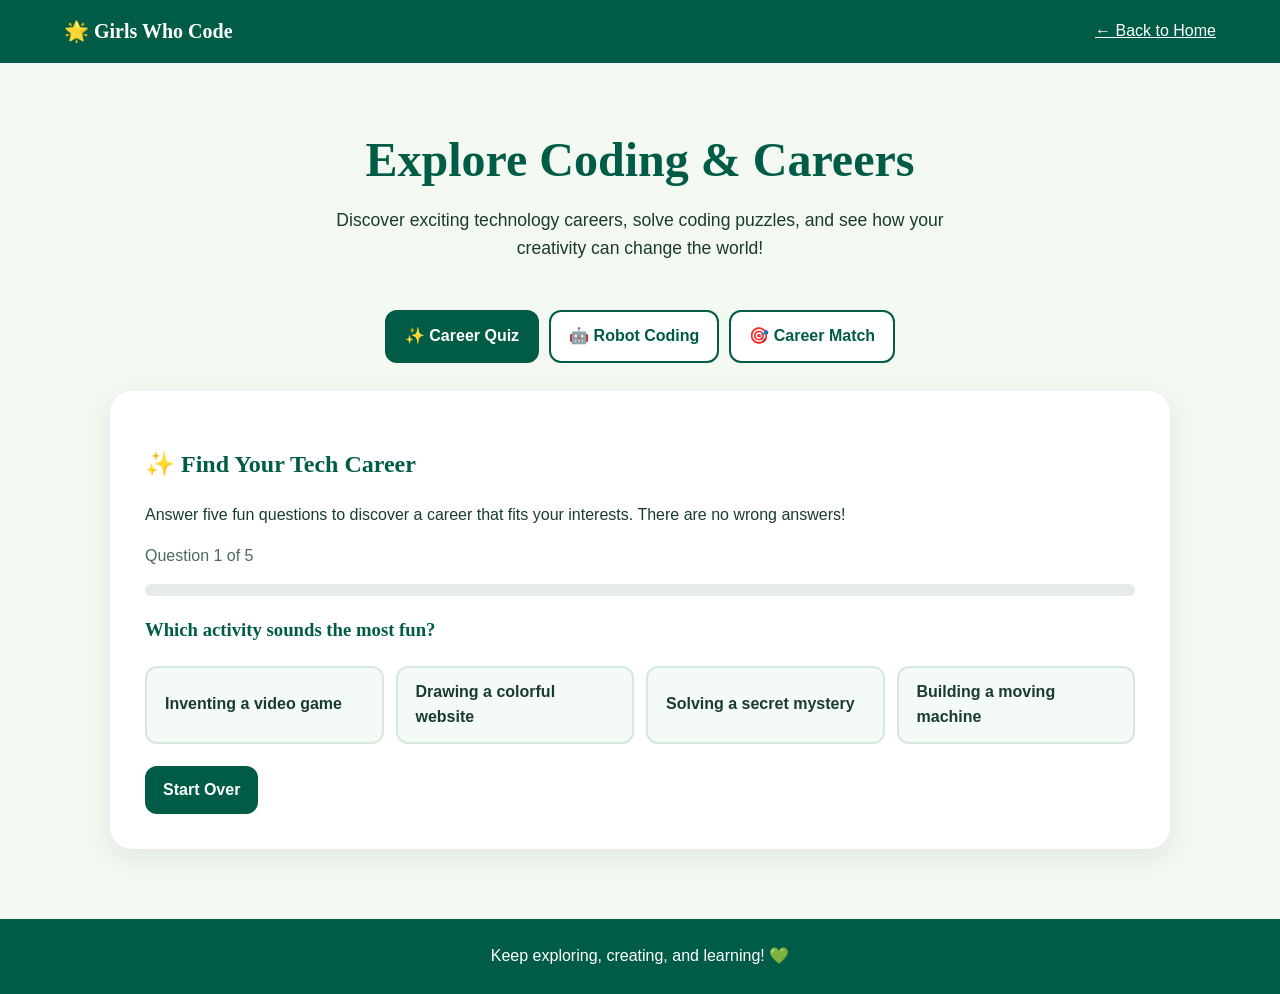
<file: explore-careers.html>
<!DOCTYPE html>
<html lang="en"><head><meta charset="UTF-8"><meta name="viewport" content="width=device-width,initial-scale=1"><title>Explore Coding & Careers | Girls Who Code</title>
<style>
:root{--green:#005c46;--mint:#f3f8f0;--pale:#e1f1e7;--ink:#193b31;--gold:#ffdc79}*{box-sizing:border-box}body{margin:0;background:var(--mint);color:var(--ink);font-family:Arial,Helvetica,sans-serif;line-height:1.55}h1,h2,h3{font-family:Georgia,serif;color:var(--green)}header{background:var(--green);padding:16px 5%;color:white;display:flex;align-items:center;justify-content:space-between;gap:15px;flex-wrap:wrap}header strong{font-family:Georgia,serif;font-size:1.25rem}header a{color:white}main{max-width:1100px;margin:auto;padding:25px 20px 70px}.hero{text-align:center;padding:25px 0 20px}.hero h1{font-size:clamp(2rem,5vw,3rem);margin:10px}.hero p{font-size:1.1rem;max-width:680px;margin:auto}.tabs{display:flex;gap:10px;justify-content:center;flex-wrap:wrap;margin:28px 0}.tabs button{border:2px solid var(--green);background:white;color:var(--green)}button{font:inherit;font-weight:bold;cursor:pointer;border:0;border-radius:12px;padding:12px 18px;background:var(--green);color:white;transition:transform .12s,background .12s}button:hover{transform:translateY(-2px)}button:focus-visible,a:focus-visible{outline:3px solid #e39c00;outline-offset:3px}button:disabled{opacity:.5;cursor:not-allowed;transform:none}.tabs button[aria-selected=true]{background:var(--green);color:white}.panel{display:none;background:white;border-radius:22px;box-shadow:0 8px 25px #103b2c15;padding:clamp(18px,4vw,35px)}.panel.active{display:block}.small{color:#4d6a60}.choices{display:grid;grid-template-columns:repeat(auto-fit,minmax(210px,1fr));gap:12px;margin:22px 0}.choice{background:#f4faf5;border:2px solid #d6e9dd;color:var(--ink);text-align:left}.choice:hover{background:#e4f3e9}.choice.selected{border-color:var(--green);background:#cdebd7}.progress{height:12px;border-radius:30px;background:#e6ede8;overflow:hidden;margin:15px 0}.progress div{height:100%;background:var(--green);transition:width .2s}.result{background:var(--pale);padding:20px;border-radius:15px;margin-top:20px}.hidden{display:none!important}.robot-layout{display:grid;grid-template-columns:1fr 1fr;gap:25px;align-items:start}.board{display:grid;grid-template-columns:repeat(5,1fr);gap:5px;max-width:390px;margin:15px auto}.cell{aspect-ratio:1;display:grid;place-items:center;background:#edf6ee;border-radius:9px;font-size:clamp(1.4rem,4vw,2.1rem);border:1px solid #cde3d1}.cell.wall{background:#b7c9bf}.cell.goal{background:#ffefb4}.commands{display:flex;gap:8px;flex-wrap:wrap;margin:15px 0}.commands button{background:#e5f3e8;color:var(--green);border:2px solid #c0e0cb}.program{min-height:80px;padding:12px;border:2px dashed #91b8a3;border-radius:12px;display:flex;flex-wrap:wrap;gap:8px;align-content:start}.token{display:inline-flex;align-items:center;gap:7px;background:#e0f0e4;padding:6px 8px;border-radius:9px}.token button{padding:2px 7px;font-size:.85rem}.actions{display:flex;flex-wrap:wrap;gap:10px;margin-top:16px}.feedback{min-height:32px;font-weight:bold;margin-top:12px}.match-grid{display:grid;grid-template-columns:1fr 1fr;gap:15px}.match-grid>div{display:grid;gap:10px}.match{min-height:80px;text-align:left;background:#f4faf5;color:var(--ink);border:2px solid #cce5d4}.match.selected{background:#c9e8d3;border-color:var(--green)}.match.correct{background:#d2f2d7;border-color:#278547}.match.wrong{border-color:#d56868}.score{font-weight:bold;font-size:1.1rem}footer{text-align:center;padding:25px;background:var(--green);color:white}@media(max-width:700px){.robot-layout,.match-grid{grid-template-columns:1fr}.panel{padding:18px}.board{max-width:320px}}@media(prefers-reduced-motion:reduce){*{transition:none!important}}
</style></head><body>
<header><strong>🌟 Girls Who Code</strong><a href="index.html">← Back to Home</a></header>
<main><section class="hero"><h1>Explore Coding & Careers</h1><p>Discover exciting technology careers, solve coding puzzles, and see how your creativity can change the world!</p></section>
<nav class="tabs" aria-label="Choose a game"><button type="button" data-tab="quiz" aria-selected="true">✨ Career Quiz</button><button type="button" data-tab="robot" aria-selected="false">🤖 Robot Coding</button><button type="button" data-tab="match" aria-selected="false">🎯 Career Match</button></nav>
<section class="panel active" id="quiz"><h2>✨ Find Your Tech Career</h2><p>Answer five fun questions to discover a career that fits your interests. There are no wrong answers!</p><div id="quiz-play"><p class="small" id="quiz-count"></p><div class="progress"><div id="quiz-progress"></div></div><h3 id="quiz-question"></h3><div class="choices" id="quiz-choices"></div></div><div id="quiz-result" class="result hidden" aria-live="polite"></div><div class="actions"><button id="quiz-restart" type="button">Start Over</button></div></section>
<section class="panel" id="robot"><h2>🤖 Robot Coding Challenge</h2><p>Help the robot reach the star! Add commands in order, then press <strong>Run Code</strong>. The robot starts facing right. Avoid the rocks!</p><div class="robot-layout"><div><div id="board" class="board" aria-label="Five by five robot puzzle board"></div><p class="small">🤖 Robot &nbsp; ⭐ Goal &nbsp; 🪨 Rock</p></div><div><h3>Your commands</h3><p class="small">Forward moves one square. Turn left and right rotate the robot 90 degrees.</p><div class="commands"><button data-command="F" type="button">↑ Forward</button><button data-command="L" type="button">↶ Turn Left</button><button data-command="R" type="button">↷ Turn Right</button></div><div id="program" class="program" aria-label="Your code sequence"></div><div class="actions"><button id="run" type="button">▶ Run Code</button><button id="undo" type="button">Undo</button><button id="clear" type="button">Clear</button><button id="next-level" class="hidden" type="button">Next Level →</button></div><p id="robot-feedback" class="feedback" role="status"></p></div></div></section>
<section class="panel" id="match"><h2>🎯 Career Match</h2><p>Choose a career on the left, then choose the job description that matches it on the right. Match all four to win!</p><p class="score" id="match-score">Matches: 0 / 4</p><div class="match-grid"><div id="career-list"></div><div id="description-list"></div></div><p id="match-feedback" class="feedback" role="status"></p><div class="actions"><button id="match-restart" type="button">Play Again</button></div></section>
</main><footer>Keep exploring, creating, and learning! 💚</footer>
<script>
'use strict';
const $=id=>document.getElementById(id);
document.querySelectorAll('[data-tab]').forEach(b=>b.addEventListener('click',()=>{document.querySelectorAll('[data-tab]').forEach(x=>x.setAttribute('aria-selected',String(x===b)));document.querySelectorAll('.panel').forEach(p=>p.classList.toggle('active',p.id===b.dataset.tab))}));
const careers={game:{name:'Game Developer 🎮',desc:'Game developers bring stories, characters, and worlds to life with code.',try:'Try making a simple character move in Scratch!'},web:{name:'Web Designer 🎨',desc:'Web designers blend art and technology to make websites easy and fun to use.',try:'Sketch your dream homepage and choose its colors!'},security:{name:'Cybersecurity Specialist 🔐',desc:'Cybersecurity specialists solve puzzles and protect people’s information online.',try:'Create a strong pretend password and explain what makes it strong!'},robot:{name:'Robotics Engineer 🤖',desc:'Robotics engineers design, build, and program robots to solve real problems.',try:'Write step-by-step instructions for a robot to tidy a room!'}};
const questions=[{q:'Which activity sounds the most fun?',a:[['Inventing a video game','game'],['Drawing a colorful website','web'],['Solving a secret mystery','security'],['Building a moving machine','robot']]},{q:'What would you rather create?',a:[['A fantasy adventure','game'],['An online art gallery','web'],['A tool that keeps people safe','security'],['A helpful robot','robot']]},{q:'What sounds like a fun challenge?',a:[['Making a character jump','game'],['Choosing the perfect layout','web'],['Finding a hidden clue','security'],['Making wheels turn','robot']]},{q:'Pick a superpower!',a:[['Bring imaginary worlds to life','game'],['Make everything look amazing','web'],['Spot problems before they happen','security'],['Build inventions that move','robot']]},{q:'Which school project would you choose?',a:[['Design a playable story','game'],['Create a class website','web'],['Teach friends about online safety','security'],['Build a mini robot','robot']]}];
let qi=0,scores={};function renderQuiz(){if(qi>=questions.length){$('quiz-play').classList.add('hidden');let best=Object.keys(careers).sort((a,b)=>(scores[b]||0)-(scores[a]||0))[0];let c=careers[best];$('quiz-result').classList.remove('hidden');$('quiz-result').innerHTML='<h3>Your match: '+c.name+'</h3><p>'+c.desc+'</p><p><strong>Try this:</strong> '+c.try+'</p><p>Every tech career welcomes curious learners. Explore them all!</p>';return}let q=questions[qi];$('quiz-count').textContent='Question '+(qi+1)+' of '+questions.length;$('quiz-progress').style.width=(qi/questions.length*100)+'%';$('quiz-question').textContent=q.q;$('quiz-choices').replaceChildren();q.a.forEach(([label,key])=>{let b=document.createElement('button');b.className='choice';b.textContent=label;b.addEventListener('click',()=>{scores[key]=(scores[key]||0)+1;qi++;renderQuiz()});$('quiz-choices').append(b)})}function resetQuiz(){qi=0;scores={};$('quiz-play').classList.remove('hidden');$('quiz-result').classList.add('hidden');renderQuiz()}$('quiz-restart').addEventListener('click',resetQuiz);resetQuiz();
const levels=[{start:[0,0],goal:[3,2],walls:[[1,1],[2,1],[3,1]],hint:'Go right three squares, then down two.'},{start:[0,4],goal:[4,0],walls:[[1,4],[1,3],[3,2],[3,1]],hint:'Try going up first, then across.'},{start:[0,0],goal:[4,4],walls:[[1,0],[1,1],[1,2],[3,2],[3,3]],hint:'Find a route around the rocks.'}];let level=0,commands=[],running=false,robot=[0,0],dir=0;const dirs=[[1,0],[0,1],[-1,0],[0,-1]],arrows=['➡️','⬇️','⬅️','⬆️'];const wall=(x,y)=>levels[level].walls.some(([a,b])=>a===x&&b===y);function drawBoard(){let frag=document.createDocumentFragment();for(let y=0;y<5;y++)for(let x=0;x<5;x++){let cell=document.createElement('div');cell.className='cell'+(wall(x,y)?' wall':'')+(levels[level].goal[0]===x&&levels[level].goal[1]===y?' goal':'');cell.textContent=robot[0]===x&&robot[1]===y?'🤖':wall(x,y)?'🪨':levels[level].goal[0]===x&&levels[level].goal[1]===y?'⭐':'';cell.setAttribute('aria-label',`Row ${y+1}, column ${x+1}: ${robot[0]===x&&robot[1]===y?'robot facing '+arrows[dir]:wall(x,y)?'rock':levels[level].goal[0]===x&&levels[level].goal[1]===y?'goal':'empty'}`);frag.append(cell)}$('board').replaceChildren(frag)}function renderCommands(){let frag=document.createDocumentFragment();commands.forEach((cmd,i)=>{let span=document.createElement('span');span.className='token';span.append(document.createTextNode(({F:'↑',L:'↶',R:'↷'})[cmd]+' '));let remove=document.createElement('button');remove.type='button';remove.textContent='×';remove.setAttribute('aria-label','Remove command '+(i+1));remove.disabled=running;remove.addEventListener('click',()=>{commands.splice(i,1);renderCommands()});span.append(remove);frag.append(span)});$('program').replaceChildren(frag)}function setRobotControls(disabled){document.querySelectorAll('[data-command],#undo,#clear,#run').forEach(b=>b.disabled=disabled);renderCommands()}function resetLevel(){commands=[];robot=[...levels[level].start];dir=0;running=false;$('robot-feedback').textContent='Level '+(level+1)+' of '+levels.length+'. Hint: '+levels[level].hint;$('next-level').classList.add('hidden');setRobotControls(false);drawBoard()}document.querySelectorAll('[data-command]').forEach(b=>b.addEventListener('click',()=>{if(commands.length>=30){$('robot-feedback').textContent='Maximum 30 commands. Try a shorter path!';return}commands.push(b.dataset.command);renderCommands()}));$('undo').addEventListener('click',()=>{commands.pop();renderCommands()});$('clear').addEventListener('click',resetLevel);const sleep=ms=>new Promise(r=>setTimeout(r,ms));$('run').addEventListener('click',async()=>{if(running||!commands.length)return;running=true;robot=[...levels[level].start];dir=0;setRobotControls(true);drawBoard();let success=false;for(const cmd of commands){await sleep(380);if(cmd==='L')dir=(dir+3)%4;else if(cmd==='R')dir=(dir+1)%4;else{const nx=robot[0]+dirs[dir][0],ny=robot[1]+dirs[dir][1];if(nx<0||nx>4||ny<0||ny>4||wall(nx,ny)){$('robot-feedback').textContent='Oops! The robot hit an obstacle. Change your commands and try again.';running=false;setRobotControls(false);return}robot=[nx,ny]}drawBoard();if(robot[0]===levels[level].goal[0]&&robot[1]===levels[level].goal[1]){success=true;break}}$('robot-feedback').textContent=success?'🎉 You did it! You programmed the robot!':'Almost! The robot did not reach the star. Try another sequence.';running=false;setRobotControls(false);if(success)$('next-level').classList.remove('hidden')});$('next-level').addEventListener('click',()=>{level=(level+1)%levels.length;resetLevel()});resetLevel();
const pairs=[['game','🎮 Game Developer','Creates characters and interactive video games'],['web','🎨 Web Designer','Designs the look and layout of websites'],['security','🔐 Cybersecurity Specialist','Protects accounts and information from online threats'],['robot','🤖 Robotics Engineer','Builds and programs machines that move']];let selected=null,matched=new Set();function shuffle(a){return [...a].sort(()=>Math.random()-.5)}function resetMatch(){selected=null;matched=new Set();$('match-feedback').textContent='';$('match-score').textContent='Matches: 0 / 4';$('career-list').replaceChildren();$('description-list').replaceChildren();function add(item,isCareer,parent){let b=document.createElement('button');b.type='button';b.className='match';b.dataset.key=item[0];b.textContent=item[isCareer?1:2];b.addEventListener('click',()=>pickMatch(b,isCareer));parent.append(b)}shuffle(pairs).forEach(p=>add(p,true,$('career-list')));shuffle(pairs).forEach(p=>add(p,false,$('description-list')))}function pickMatch(b,isCareer){if(matched.has(b.dataset.key))return;if(!selected){selected={b,isCareer};b.classList.add('selected');$('match-feedback').textContent='Now choose a match from the other column.';return}if(selected.isCareer===isCareer){selected.b.classList.remove('selected');selected={b,isCareer};b.classList.add('selected');return}if(selected.b.dataset.key===b.dataset.key){matched.add(b.dataset.key);selected.b.classList.remove('selected');selected.b.classList.add('correct');b.classList.add('correct');selected.b.disabled=true;b.disabled=true;$('match-score').textContent='Matches: '+matched.size+' / 4';$('match-feedback').textContent=matched.size===4?'🎉 Amazing! You matched every career!':'Correct! Great job!'}else{$('match-feedback').textContent='Not quite! Try a different match.';selected.b.classList.remove('selected')}selected=null}$('match-restart').addEventListener('click',resetMatch);resetMatch();
</script></body></html>
</file>
